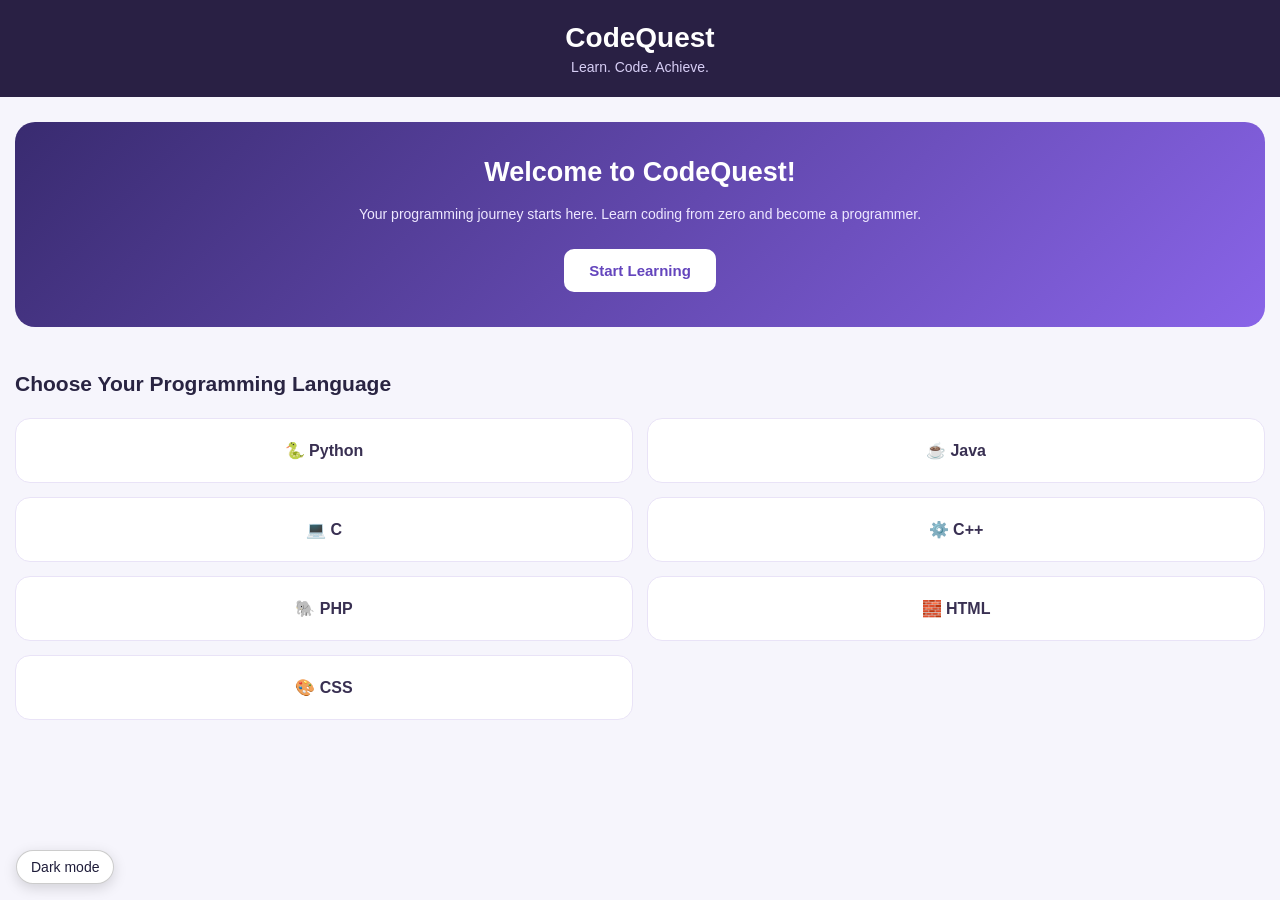
<file: index.html>
<!DOCTYPE html>
<html lang="en">

<head>
    <meta charset="UTF-8">

        <meta name="viewport"
                  content="width=device-width, initial-scale=1.0">

                      <title>CodeQuest - Learn Programming</title>

                          <link rel="stylesheet" href="css/style.css">
                          </head>

                          <body>

                              <header>
                                      <h2>CodeQuest</h2>
                                              <p>Learn. Code. Achieve.</p>
                                                  </header>

                                                      <main>

                                                              <section class="welcome">
                                                                          <h1>Welcome to CodeQuest!</h1>

                                                                                      <p>
                                                                                                      Your programming journey starts here.
                                                                                                                      Learn coding from zero and become a programmer.
                                                                                                                                  </p>

                                                                                                                                              <button id="startButton">
                                                                                                                                                              Start Learning
                                                                                                                                                                          </button>
                                                                                                                                                                                  </section>

                                                                                                                                                                                          <section class="languages">

                                                                                                                                                                                                      <h2>Choose Your Programming Language</h2>

                                                                                                                                                                                                                  <div class="language-grid">

                                                                                                                                                                                                                                  <button class="language-card">🐍 Python</button>
                                                                                                                                                                                                                                                  <button class="language-card">☕ Java</button>
                                                                                                                                                                                                                                                                  <button class="language-card">💻 C</button>
                                                                                                                                                                                                                                                                                  <button class="language-card">⚙️ C++</button>
                                                                                                                                                                                                                                                                                                  
                                                                                                                                                                                                                                                                                                                  <button class="language-card">🐘 PHP</button>
                                                                                                                                                                                                                                                                                                                                  <button class="language-card">🧱 HTML</button>
                                                                                                                                                                                                                                                                                                                                                  <button class="language-card">🎨 CSS</button>

                                                                                                                                                                                                                                                                                                                                                              </div>

                                                                                                                                                                                                                                                                                                                                                                      </section>

                                                                                                                                                                                                                                                                                                                                                                      <!-- PYTHON COURSE PAGE -->

                                                                                                                                                                                                                                                                                                                                                                      <section id="coursePage" class="course-page" hidden>

                                                                                                                                                                                                                                                                                                                                                                          <button id="backButton" class="back-button">
                                                                                                                                                                                                                                                                                                                                                                                  ← Back to Languages
                                                                                                                                                                                                                                                                                                                                                                                      </button>

                                                                                                                                                                                                                                                                                                                                                                                          <div class="course-hero">
                                                                                                                                                                                                                                                                                                                                                                                                  <span class="course-emoji">🐍</span>

                                                                                                                                                                                                                                                                                                                                                                                                          <h1>Master Python</h1>

                                                                                                                                                                                                                                                                                                                                                                                                                  <p>
                                                                                                                                                                                                                                                                                                                                                                                                                              Learn Python from absolute basics
                                                                                                                                                                                                                                                                                                                                                                                                                                          to advanced programming.
                                                                                                                                                                                                                                                                                                                                                                                                                                                  </p>

                                                                                                                                                                                                                                                                                                                                                                                                                                                          <div class="course-info">
                                                                                                                                                                                                                                                                                                                                                                                                                                                                      <span>📚 3 Levels</span>
                                                                                                                                                                                                                                                                                                                                                                                                                                                                                  <span>🎯 Quizzes</span>
                                                                                                                                                                                                                                                                                                                                                                                                                                                                                              <span>🏆 Exams</span>
                                                                                                                                                                                                                                                                                                                                                                                                                                                                                                      </div>
                                                                                                                                                                                                                                                                                                                                                                                                                                                                                                          </div>

                                                                                                                                                                                                                                                                                                                                                                                                                                                                                                              <div class="course-progress">
                                                                                                                                                                                                                                                                                                                                                                                                                                                                                                                      <h2>Your Python Progress</h2>

                                                                                                                                                                                                                                                                                                                                                                                                                                                                                                                              <div class="progress-track">
                                                                                                                                                                                                                                                                                                                                                                                                                                                                                                                                          <div id="pythonProgressBar"
                                                                                                                                                                                                                                                                                                                                                                                                                                                                                                                                                           class="progress-fill"></div>
                                                                                                                                                                                                                                                                                                                                                                                                                                                                                                                                                                   </div>

                                                                                                                                                                                                                                                                                                                                                                                                                                                                                                                                                                           <p id="pythonProgressText">
                                                                                                                                                                                                                                                                                                                                                                                                                                                                                                                                                                                       0% completed
                                                                                                                                                                                                                                                                                                                                                                                                                                                                                                                                                                                               </p>
                                                                                                                                                                                                                                                                                                                                                                                                                                                                                                                                                                                                   </div>

                                                                                                                                                                                                                                                                                                                                                                                                                                                                                                                                                                                                       <div class="level-section">

                                                                                                                                                                                                                                                                                                                                                                                                                                                                                                                                                                                                               <h2>Choose Your Learning Level</h2>

                                                                                                                                                                                                                                                                                                                                                                                                                                                                                                                                                                                                                       <div class="level-grid">

                                                                                                                                                                                                                                                                                                                                                                                                                                                                                                                                                                                                                                   <button class="level-card active"
                                                                                                                                                                                                                                                                                                                                                                                                                                                                                                                                                                                                                                                       data-level="beginner">
                                                                                                                                                                                                                                                                                                                                                                                                                                                                                                                                                                                                                                                                       🌱
                                                                                                                                                                                                                                                                                                                                                                                                                                                                                                                                                                                                                                                                                       <strong>Beginner</strong>
                                                                                                                                                                                                                                                                                                                                                                                                                                                                                                                                                                                                                                                                                                       <small>Start from zero</small>
                                                                                                                                                                                                                                                                                                                                                                                                                                                                                                                                                                                                                                                                                                                   </button>

                                                                                                                                                                                                                                                                                                                                                                                                                                                                                                                                                                                                                                                                                                                               <button class="level-card"
                                                                                                                                                                                                                                                                                                                                                                                                                                                                                                                                                                                                                                                                                                                                                   data-level="intermediate">
                                                                                                                                                                                                                                                                                                                                                                                                                                                                                                                                                                                                                                                                                                                                                                   🌿
                                                                                                                                                                                                                                                                                                                                                                                                                                                                                                                                                                                                                                                                                                                                                                                   <strong>Intermediate</strong>
                                                                                                                                                                                                                                                                                                                                                                                                                                                                                                                                                                                                                                                                                                                                                                                                   <small>Improve your skills</small>
                                                                                                                                                                                                                                                                                                                                                                                                                                                                                                                                                                                                                                                                                                                                                                                                               </button>

                                                                                                                                                                                                                                                                                                                                                                                                                                                                                                                                                                                                                                                                                                                                                                                                                           <button class="level-card"
                                                                                                                                                                                                                                                                                                                                                                                                                                                                                                                                                                                                                                                                                                                                                                                                                                               data-level="advanced">
                                                                                                                                                                                                                                                                                                                                                                                                                                                                                                                                                                                                                                                                                                                                                                                                                                                               🚀
                                                                                                                                                                                                                                                                                                                                                                                                                                                                                                                                                                                                                                                                                                                                                                                                                                                                               <strong>Advanced</strong>
                                                                                                                                                                                                                                                                                                                                                                                                                                                                                                                                                                                                                                                                                                                                                                                                                                                                                               <small>Master Python</small>
                                                                                                                                                                                                                                                                                                                                                                                                                                                                                                                                                                                                                                                                                                                                                                                                                                                                                                           </button>

                                                                                                                                                                                                                                                                                                                                                                                                                                                                                                                                                                                                                                                                                                                                                                                                                                                                                                                   </div>

                                                                                                                                                                                                                                                                                                                                                                                                                                                                                                                                                                                                                                                                                                                                                                                                                                                                                                                       </div>

                                                                                                                                                                                                                                                                                                                                                                                                                                                                                                                                                                                                                                                                                                                                                                                                                                                                                                                           <div class="chapter-section">

                                                                                                                                                                                                                                                                                                                                                                                                                                                                                                                                                                                                                                                                                                                                                                                                                                                                                                                                   <h2 id="levelTitle">Beginner Chapters</h2>

                                                                                                                                                                                                                                                                                                                                                                                                                                                                                                                                                                                                                                                                                                                                                                                                                                                                                                                                           <p id="levelDescription">
                                                                                                                                                                                                                                                                                                                                                                                                                                                                                                                                                                                                                                                                                                                                                                                                                                                                                                                                                       Learn Python step by step from the beginning.
                                                                                                                                                                                                                                                                                                                                                                                                                                                                                                                                                                                                                                                                                                                                                                                                                                                                                                                                                               </p>

                                                                                                                                                                                                                                                                                                                                                                                                                                                                                                                                                                                                                                                                                                                                                                                                                                                                                                                                                                       <div id="chapterList"></div>

                                                                                                                                                                                                                                                                                                                                                                                                                                                                                                                                                                                                                                                                                                                                                                                                                                                                                                                                                                           </div>

                                                                                                                                                                                                                                                                                                                                                                                                                                                                                                                                                                                                                                                                                                                                                                                                                                                                                                                                                                               <div id="lessonPreview" class="lesson-preview" hidden>

                                                                                                                                                                                                                                                                                                                                                                                                                                                                                                                                                                                                                                                                                                                                                                                                                                                                                                                                                                                       <h2 id="lessonTitle"></h2>

                                                                                                                                                                                                                                                                                                                                                                                                                                                                                                                                                                                                                                                                                                                                                                                                                                                                                                                                                                                               <div class="mode-buttons">

                                                                                                                                                                                                                                                                                                                                                                                                                                                                                                                                                                                                                                                                                                                                                                                                                                                                                                                                                                                                           <button id="quickMode" class="mode-button active">
                                                                                                                                                                                                                                                                                                                                                                                                                                                                                                                                                                                                                                                                                                                                                                                                                                                                                                                                                                                                                           ⚡ Quick Learn
                                                                                                                                                                                                                                                                                                                                                                                                                                                                                                                                                                                                                                                                                                                                                                                                                                                                                                                                                                                                                                       </button>

                                                                                                                                                                                                                                                                                                                                                                                                                                                                                                                                                                                                                                                                                                                                                                                                                                                                                                                                                                                                                                                   <button id="deepMode" class="mode-button">
                                                                                                                                                                                                                                                                                                                                                                                                                                                                                                                                                                                                                                                                                                                                                                                                                                                                                                                                                                                                                                                                   📖 Deep Learn
                                                                                                                                                                                                                                                                                                                                                                                                                                                                                                                                                                                                                                                                                                                                                                                                                                                                                                                                                                                                                                                                               </button>

                                                                                                                                                                                                                                                                                                                                                                                                                                                                                                                                                                                                                                                                                                                                                                                                                                                                                                                                                                                                                                                                                       </div>

                                                                                                                                                                                                                                                                                                                                                                                                                                                                                                                                                                                                                                                                                                                                                                                                                                                                                                                                                                                                                                                                                               <div id="lessonContent"></div>

                                                                                                                                                                                                                                                                                                                                                                                                                                                                                                                                                                                                                                                                                                                                                                                                                                                                                                                                                                                                                                                                                                       <button id="completeLesson" class="complete-button">
                                                                                                                                                                                                                                                                                                                                                                                                                                                                                                                                                                                                                                                                                                                                                                                                                                                                                                                                                                                                                                                                                                                   Mark Lesson as Completed ✓
                                                                                                                                                                                                                                                                                                                                                                                                                                                                                                                                                                                                                                                                                                                                                                                                                                                                                                                                                                                                                                                                                                                           </button>

                                                                                                                                                                                                                                                                                                                                                                                                                                                                                                                                                                                                                                                                                                                                                                                                                                                                                                                                                                                                                                                                                                                               </div>

                                                                                                                                                                                                                                                                                                                                                                                                                                                                                                                                                                                                                                                                                                                                                                                                                                                                                                                                                                                                                                                                                                                               </section>
                                                                                                                                                                                                                                                                                                                                                                                                                                                                                                                                                                                                                                                                                                                                                                                                                                                                                                                                                                                                                                                                                                                        
                                                                                                                                                                                                                                                                                                                                                                          </main>


                                                                                                                                                                                                                                                                                                                                                                          <!-- SMART GLOSSARY POPUP -->
                                                                                                                                                                                                                                                                                                                                                                          <div id="glossaryPopup" class="glossary-popup hidden">

                                                                                                                                                                                                                                                                                                                                                                              <div class="glossary-box">

                                                                                                                                                                                                                                                                                                                                                                                      <button id="closeGlossary" class="glossary-close">
                                                                                                                                                                                                                                                                                                                                                                                                  ✕
                                                                                                                                                                                                                                                                                                                                                                                                          </button>

                                                                                                                                                                                                                                                                                                                                                                                                                  <span class="glossary-label">CODEQUEST SMART GLOSSARY</span>

                                                                                                                                                                                                                                                                                                                                                                                                                          <h2 id="glossaryTerm">Technical Term</h2>

                                                                                                                                                                                                                                                                                                                                                                                                                                  <div class="glossary-section">
                                                                                                                                                                                                                                                                                                                                                                                                                                              <h3>💡 Simple Meaning</h3>
                                                                                                                                                                                                                                                                                                                                                                                                                                                          <p id="glossarySimple"></p>
                                                                                                                                                                                                                                                                                                                                                                                                                                                                  </div>

                                                                                                                                                                                                                                                                                                                                                                                                                                                                          <div class="glossary-section">
                                                                                                                                                                                                                                                                                                                                                                                                                                                                                      <h3>📘 Technical Definition</h3>
                                                                                                                                                                                                                                                                                                                                                                                                                                                                                                  <p id="glossaryTechnical"></p>
                                                                                                                                                                                                                                                                                                                                                                                                                                                                                                          </div>

                                                                                                                                                                                                                                                                                                                                                                                                                                                                                                                  <div class="glossary-section">
                                                                                                                                                                                                                                                                                                                                                                                                                                                                                                                              <h3>💻 Example</h3>
                                                                                                                                                                                                                                                                                                                                                                                                                                                                                                                                          <pre id="glossaryExample"></pre>
                                                                                                                                                                                                                                                                                                                                                                                                                                                                                                                                                  </div>

                                                                                                                                                                                                                                                                                                                                                                                                                                                                                                                                                          <div class="glossary-section">
                                                                                                                                                                                                                                                                                                                                                                                                                                                                                                                                                                      <h3>🎯 Where Is It Used?</h3>
                                                                                                                                                                                                                                                                                                                                                                                                                                                                                                                                                                                  <p id="glossaryUsed"></p>
                                                                                                                                                                                                                                                                                                                                                                                                                                                                                                                                                                                          </div>

                                                                                                                                                                                                                                                                                                                                                                                                                                                                                                                                                                                              </div>
                                                                                                                                                                                                                                                                                                                                                                                                                                                                                                                                                                                              </div>
                                                                                                                                                                                                                                                                                                                                                                                                                                                                                                                                                                                              

                                                                                                                                                                                                                                                                                                                                                                              <script src="js/glossary.js"></script>
                                                                                                                                                                                                                                                                                                                                                                              <script src="js/app.js"></script>

                                                                                                                                                                                                                                                                                                                                                                              </body>
                                                                                                                                                                                                                                                                                                                                                                              </html>
</file>
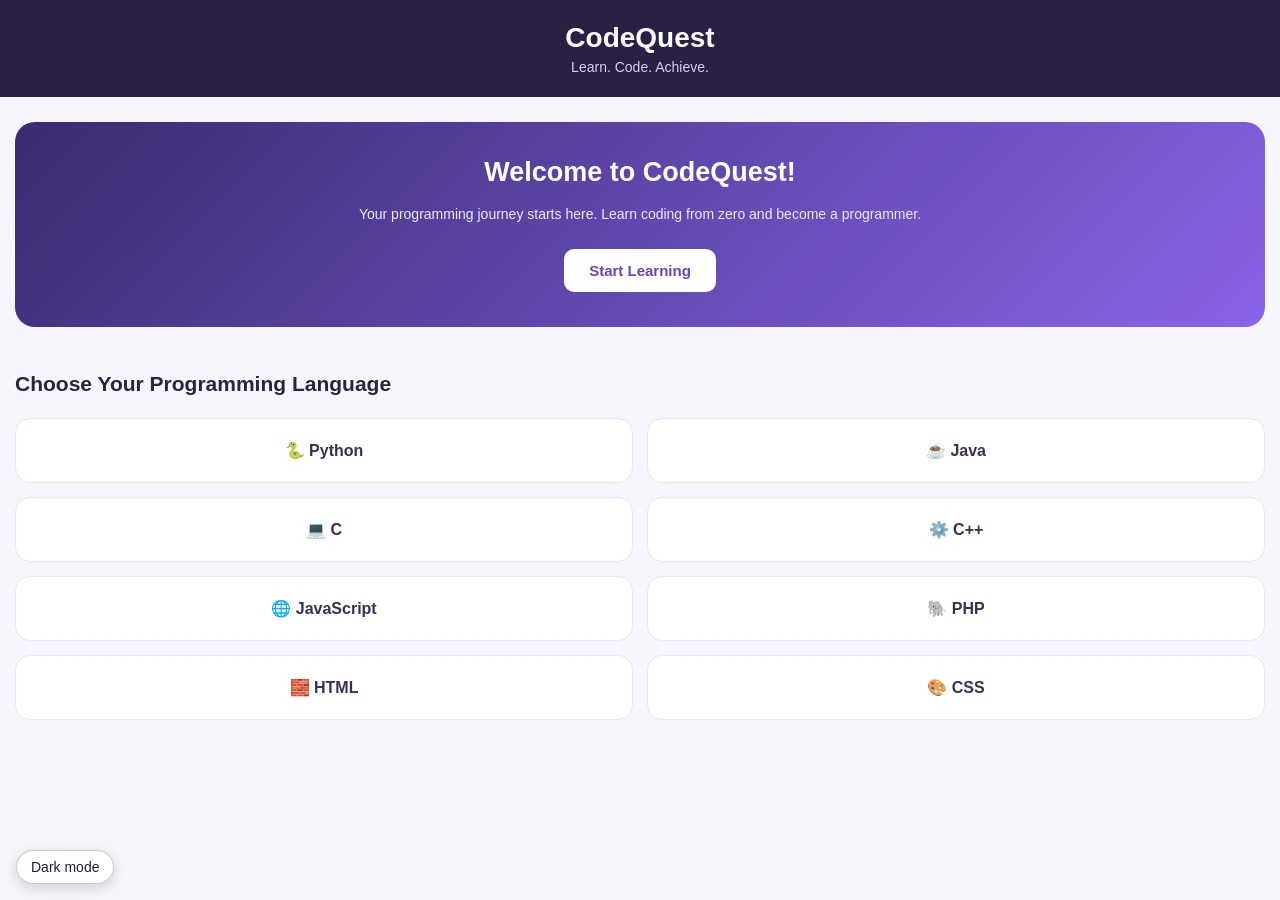
<file: index copy.html>
<!DOCTYPE html>
<html lang="en">

<head>
    <meta charset="UTF-8">

        <meta name="viewport"
                  content="width=device-width, initial-scale=1.0">

                      <title>CodeQuest - Learn Programming</title>

                          <link rel="stylesheet" href="css/style.css">
                          </head>

                          <body>

                              <header>
                                      <h2>CodeQuest</h2>
                                              <p>Learn. Code. Achieve.</p>
                                                  </header>

                                                      <main>

                                                              <section class="welcome">
                                                                          <h1>Welcome to CodeQuest!</h1>

                                                                                      <p>
                                                                                                      Your programming journey starts here.
                                                                                                                      Learn coding from zero and become a programmer.
                                                                                                                                  </p>

                                                                                                                                              <button id="startButton">
                                                                                                                                                              Start Learning
                                                                                                                                                                          </button>
                                                                                                                                                                                  </section>

                                                                                                                                                                                          <section class="languages">

                                                                                                                                                                                                      <h2>Choose Your Programming Language</h2>

                                                                                                                                                                                                                  <div class="language-grid">

                                                                                                                                                                                                                                  <button class="language-card">🐍 Python</button>
                                                                                                                                                                                                                                                  <button class="language-card">☕ Java</button>
                                                                                                                                                                                                                                                                  <button class="language-card">💻 C</button>
                                                                                                                                                                                                                                                                                  <button class="language-card">⚙️ C++</button>
                                                                                                                                                                                                                                                                                                  <button class="language-card">🌐 JavaScript</button>
                                                                                                                                                                                                                                                                                                                  <button class="language-card">🐘 PHP</button>
                                                                                                                                                                                                                                                                                                                                  <button class="language-card">🧱 HTML</button>
                                                                                                                                                                                                                                                                                                                                                  <button class="language-card">🎨 CSS</button>

                                                                                                                                                                                                                                                                                                                                                              </div>

                                                                                                                                                                                                                                                                                                                                                                      </section>

                                                                                                                                                                                                                                                                                                                                                                      <!-- PYTHON COURSE PAGE -->

                                                                                                                                                                                                                                                                                                                                                                      <section id="coursePage" class="course-page" hidden>

                                                                                                                                                                                                                                                                                                                                                                          <button id="backButton" class="back-button">
                                                                                                                                                                                                                                                                                                                                                                                  ← Back to Languages
                                                                                                                                                                                                                                                                                                                                                                                      </button>

                                                                                                                                                                                                                                                                                                                                                                                          <div class="course-hero">
                                                                                                                                                                                                                                                                                                                                                                                                  <span class="course-emoji">🐍</span>

                                                                                                                                                                                                                                                                                                                                                                                                          <h1>Master Python</h1>

                                                                                                                                                                                                                                                                                                                                                                                                                  <p>
                                                                                                                                                                                                                                                                                                                                                                                                                              Learn Python from absolute basics
                                                                                                                                                                                                                                                                                                                                                                                                                                          to advanced programming.
                                                                                                                                                                                                                                                                                                                                                                                                                                                  </p>

                                                                                                                                                                                                                                                                                                                                                                                                                                                          <div class="course-info">
                                                                                                                                                                                                                                                                                                                                                                                                                                                                      <span>📚 3 Levels</span>
                                                                                                                                                                                                                                                                                                                                                                                                                                                                                  <span>🎯 Quizzes</span>
                                                                                                                                                                                                                                                                                                                                                                                                                                                                                              <span>🏆 Exams</span>
                                                                                                                                                                                                                                                                                                                                                                                                                                                                                                      </div>
                                                                                                                                                                                                                                                                                                                                                                                                                                                                                                          </div>

                                                                                                                                                                                                                                                                                                                                                                                                                                                                                                              <div class="course-progress">
                                                                                                                                                                                                                                                                                                                                                                                                                                                                                                                      <h2>Your Python Progress</h2>

                                                                                                                                                                                                                                                                                                                                                                                                                                                                                                                              <div class="progress-track">
                                                                                                                                                                                                                                                                                                                                                                                                                                                                                                                                          <div id="pythonProgressBar"
                                                                                                                                                                                                                                                                                                                                                                                                                                                                                                                                                           class="progress-fill"></div>
                                                                                                                                                                                                                                                                                                                                                                                                                                                                                                                                                                   </div>

                                                                                                                                                                                                                                                                                                                                                                                                                                                                                                                                                                           <p id="pythonProgressText">
                                                                                                                                                                                                                                                                                                                                                                                                                                                                                                                                                                                       0% completed
                                                                                                                                                                                                                                                                                                                                                                                                                                                                                                                                                                                               </p>
                                                                                                                                                                                                                                                                                                                                                                                                                                                                                                                                                                                                   </div>

                                                                                                                                                                                                                                                                                                                                                                                                                                                                                                                                                                                                       <div class="level-section">

                                                                                                                                                                                                                                                                                                                                                                                                                                                                                                                                                                                                               <h2>Choose Your Learning Level</h2>

                                                                                                                                                                                                                                                                                                                                                                                                                                                                                                                                                                                                                       <div class="level-grid">

                                                                                                                                                                                                                                                                                                                                                                                                                                                                                                                                                                                                                                   <button class="level-card active"
                                                                                                                                                                                                                                                                                                                                                                                                                                                                                                                                                                                                                                                       data-level="beginner">
                                                                                                                                                                                                                                                                                                                                                                                                                                                                                                                                                                                                                                                                       🌱
                                                                                                                                                                                                                                                                                                                                                                                                                                                                                                                                                                                                                                                                                       <strong>Beginner</strong>
                                                                                                                                                                                                                                                                                                                                                                                                                                                                                                                                                                                                                                                                                                       <small>Start from zero</small>
                                                                                                                                                                                                                                                                                                                                                                                                                                                                                                                                                                                                                                                                                                                   </button>

                                                                                                                                                                                                                                                                                                                                                                                                                                                                                                                                                                                                                                                                                                                               <button class="level-card"
                                                                                                                                                                                                                                                                                                                                                                                                                                                                                                                                                                                                                                                                                                                                                   data-level="intermediate">
                                                                                                                                                                                                                                                                                                                                                                                                                                                                                                                                                                                                                                                                                                                                                                   🌿
                                                                                                                                                                                                                                                                                                                                                                                                                                                                                                                                                                                                                                                                                                                                                                                   <strong>Intermediate</strong>
                                                                                                                                                                                                                                                                                                                                                                                                                                                                                                                                                                                                                                                                                                                                                                                                   <small>Improve your skills</small>
                                                                                                                                                                                                                                                                                                                                                                                                                                                                                                                                                                                                                                                                                                                                                                                                               </button>

                                                                                                                                                                                                                                                                                                                                                                                                                                                                                                                                                                                                                                                                                                                                                                                                                           <button class="level-card"
                                                                                                                                                                                                                                                                                                                                                                                                                                                                                                                                                                                                                                                                                                                                                                                                                                               data-level="advanced">
                                                                                                                                                                                                                                                                                                                                                                                                                                                                                                                                                                                                                                                                                                                                                                                                                                                               🚀
                                                                                                                                                                                                                                                                                                                                                                                                                                                                                                                                                                                                                                                                                                                                                                                                                                                                               <strong>Advanced</strong>
                                                                                                                                                                                                                                                                                                                                                                                                                                                                                                                                                                                                                                                                                                                                                                                                                                                                                               <small>Master Python</small>
                                                                                                                                                                                                                                                                                                                                                                                                                                                                                                                                                                                                                                                                                                                                                                                                                                                                                                           </button>

                                                                                                                                                                                                                                                                                                                                                                                                                                                                                                                                                                                                                                                                                                                                                                                                                                                                                                                   </div>

                                                                                                                                                                                                                                                                                                                                                                                                                                                                                                                                                                                                                                                                                                                                                                                                                                                                                                                       </div>

                                                                                                                                                                                                                                                                                                                                                                                                                                                                                                                                                                                                                                                                                                                                                                                                                                                                                                                           <div class="chapter-section">

                                                                                                                                                                                                                                                                                                                                                                                                                                                                                                                                                                                                                                                                                                                                                                                                                                                                                                                                   <h2 id="levelTitle">Beginner Chapters</h2>

                                                                                                                                                                                                                                                                                                                                                                                                                                                                                                                                                                                                                                                                                                                                                                                                                                                                                                                                           <p id="levelDescription">
                                                                                                                                                                                                                                                                                                                                                                                                                                                                                                                                                                                                                                                                                                                                                                                                                                                                                                                                                       Learn Python step by step from the beginning.
                                                                                                                                                                                                                                                                                                                                                                                                                                                                                                                                                                                                                                                                                                                                                                                                                                                                                                                                                               </p>

                                                                                                                                                                                                                                                                                                                                                                                                                                                                                                                                                                                                                                                                                                                                                                                                                                                                                                                                                                       <div id="chapterList"></div>

                                                                                                                                                                                                                                                                                                                                                                                                                                                                                                                                                                                                                                                                                                                                                                                                                                                                                                                                                                           </div>

                                                                                                                                                                                                                                                                                                                                                                                                                                                                                                                                                                                                                                                                                                                                                                                                                                                                                                                                                                               <div id="lessonPreview" class="lesson-preview" hidden>

                                                                                                                                                                                                                                                                                                                                                                                                                                                                                                                                                                                                                                                                                                                                                                                                                                                                                                                                                                                       <h2 id="lessonTitle"></h2>

                                                                                                                                                                                                                                                                                                                                                                                                                                                                                                                                                                                                                                                                                                                                                                                                                                                                                                                                                                                               <div class="mode-buttons">

                                                                                                                                                                                                                                                                                                                                                                                                                                                                                                                                                                                                                                                                                                                                                                                                                                                                                                                                                                                                           <button id="quickMode" class="mode-button active">
                                                                                                                                                                                                                                                                                                                                                                                                                                                                                                                                                                                                                                                                                                                                                                                                                                                                                                                                                                                                                           ⚡ Quick Learn
                                                                                                                                                                                                                                                                                                                                                                                                                                                                                                                                                                                                                                                                                                                                                                                                                                                                                                                                                                                                                                       </button>

                                                                                                                                                                                                                                                                                                                                                                                                                                                                                                                                                                                                                                                                                                                                                                                                                                                                                                                                                                                                                                                   <button id="deepMode" class="mode-button">
                                                                                                                                                                                                                                                                                                                                                                                                                                                                                                                                                                                                                                                                                                                                                                                                                                                                                                                                                                                                                                                                   📖 Deep Learn
                                                                                                                                                                                                                                                                                                                                                                                                                                                                                                                                                                                                                                                                                                                                                                                                                                                                                                                                                                                                                                                                               </button>

                                                                                                                                                                                                                                                                                                                                                                                                                                                                                                                                                                                                                                                                                                                                                                                                                                                                                                                                                                                                                                                                                       </div>

                                                                                                                                                                                                                                                                                                                                                                                                                                                                                                                                                                                                                                                                                                                                                                                                                                                                                                                                                                                                                                                                                               <div id="lessonContent"></div>

                                                                                                                                                                                                                                                                                                                                                                                                                                                                                                                                                                                                                                                                                                                                                                                                                                                                                                                                                                                                                                                                                                       <button id="completeLesson" class="complete-button">
                                                                                                                                                                                                                                                                                                                                                                                                                                                                                                                                                                                                                                                                                                                                                                                                                                                                                                                                                                                                                                                                                                                   Mark Lesson as Completed ✓
                                                                                                                                                                                                                                                                                                                                                                                                                                                                                                                                                                                                                                                                                                                                                                                                                                                                                                                                                                                                                                                                                                                           </button>

                                                                                                                                                                                                                                                                                                                                                                                                                                                                                                                                                                                                                                                                                                                                                                                                                                                                                                                                                                                                                                                                                                                               </div>

                                                                                                                                                                                                                                                                                                                                                                                                                                                                                                                                                                                                                                                                                                                                                                                                                                                                                                                                                                                                                                                                                                                               </section>
                                                                                                                                                                                                                                                                                                                                                                                                                                                                                                                                                                                                                                                                                                                                                                                                                                                                                                                                                                                                                                                                                                                        
                                                                                                                                                                                                                                                                                                                                                                          </main>


                                                                                                                                                                                                                                                                                                                                                                          <!-- SMART GLOSSARY POPUP -->
                                                                                                                                                                                                                                                                                                                                                                          <div id="glossaryPopup" class="glossary-popup hidden">

                                                                                                                                                                                                                                                                                                                                                                              <div class="glossary-box">

                                                                                                                                                                                                                                                                                                                                                                                      <button id="closeGlossary" class="glossary-close">
                                                                                                                                                                                                                                                                                                                                                                                                  ✕
                                                                                                                                                                                                                                                                                                                                                                                                          </button>

                                                                                                                                                                                                                                                                                                                                                                                                                  <span class="glossary-label">CODEQUEST SMART GLOSSARY</span>

                                                                                                                                                                                                                                                                                                                                                                                                                          <h2 id="glossaryTerm">Technical Term</h2>

                                                                                                                                                                                                                                                                                                                                                                                                                                  <div class="glossary-section">
                                                                                                                                                                                                                                                                                                                                                                                                                                              <h3>💡 Simple Meaning</h3>
                                                                                                                                                                                                                                                                                                                                                                                                                                                          <p id="glossarySimple"></p>
                                                                                                                                                                                                                                                                                                                                                                                                                                                                  </div>

                                                                                                                                                                                                                                                                                                                                                                                                                                                                          <div class="glossary-section">
                                                                                                                                                                                                                                                                                                                                                                                                                                                                                      <h3>📘 Technical Definition</h3>
                                                                                                                                                                                                                                                                                                                                                                                                                                                                                                  <p id="glossaryTechnical"></p>
                                                                                                                                                                                                                                                                                                                                                                                                                                                                                                          </div>

                                                                                                                                                                                                                                                                                                                                                                                                                                                                                                                  <div class="glossary-section">
                                                                                                                                                                                                                                                                                                                                                                                                                                                                                                                              <h3>💻 Example</h3>
                                                                                                                                                                                                                                                                                                                                                                                                                                                                                                                                          <pre id="glossaryExample"></pre>
                                                                                                                                                                                                                                                                                                                                                                                                                                                                                                                                                  </div>

                                                                                                                                                                                                                                                                                                                                                                                                                                                                                                                                                          <div class="glossary-section">
                                                                                                                                                                                                                                                                                                                                                                                                                                                                                                                                                                      <h3>🎯 Where Is It Used?</h3>
                                                                                                                                                                                                                                                                                                                                                                                                                                                                                                                                                                                  <p id="glossaryUsed"></p>
                                                                                                                                                                                                                                                                                                                                                                                                                                                                                                                                                                                          </div>

                                                                                                                                                                                                                                                                                                                                                                                                                                                                                                                                                                                              </div>
                                                                                                                                                                                                                                                                                                                                                                                                                                                                                                                                                                                              </div>
                                                                                                                                                                                                                                                                                                                                                                                                                                                                                                                                                                                              

                                                                                                                                                                                                                                                                                                                                                                              <script src="js/glossary.js"></script>
                                                                                                                                                                                                                                                                                                                                                                              <script src="js/app.js"></script>

                                                                                                                                                                                                                                                                                                                                                                              </body>
                                                                                                                                                                                                                                                                                                                                                                              </html>
</file>
<file: css/style.css>
/* GENERAL SETTINGS */

* {
    margin: 0;
        padding: 0;
            box-sizing: border-box;
            }

            body {
                font-family: Arial, sans-serif;
                    background: #f6f5fc;
                        color: #292442;
                        }

                        /* HEADER */

                        header {
                            background: #292044;
                                color: white;
                                    padding: 22px;
                                        text-align: center;
                                        }

                                        header h2 {
                                            font-size: 28px;
                                                margin-bottom: 5px;
                                                }

                                                header p {
                                                    color: #d7cef5;
                                                        font-size: 14px;
                                                        }

                                                        /* WELCOME SECTION */

                                                        .welcome {
                                                            margin: 25px 15px;
                                                                padding: 35px 22px;
                                                                    background: linear-gradient(
                                                                            135deg,
                                                                                    #392b70,
                                                                                            #8964e8
                                                                                                );
                                                                                                    color: white;
                                                                                                        border-radius: 20px;
                                                                                                            text-align: center;
                                                                                                            }

                                                                                                            .welcome h1 {
                                                                                                                font-size: 27px;
                                                                                                                    margin-bottom: 15px;
                                                                                                                    }

                                                                                                                    .welcome p {
                                                                                                                        font-size: 14px;
                                                                                                                            line-height: 1.7;
                                                                                                                                color: #eee8ff;
                                                                                                                                }

                                                                                                                                #startButton {
                                                                                                                                    background: white;
                                                                                                                                        color: #6445bd;
                                                                                                                                            border: none;
                                                                                                                                                padding: 13px 25px;
                                                                                                                                                    margin-top: 22px;
                                                                                                                                                        border-radius: 10px;
                                                                                                                                                            font-size: 15px;
                                                                                                                                                                font-weight: bold;
                                                                                                                                                                    cursor: pointer;
                                                                                                                                                                    }

                                                                                                                                                                    /* LANGUAGE SECTION */

                                                                                                                                                                    .languages {
                                                                                                                                                                        padding: 20px 15px;
                                                                                                                                                                        }

                                                                                                                                                                        .languages h2 {
                                                                                                                                                                            font-size: 21px;
                                                                                                                                                                                margin-bottom: 10px;
                                                                                                                                                                                }

                                                                                                                                                                                .language-grid {
                                                                                                                                                                                    display: grid;
                                                                                                                                                                                        grid-template-columns: repeat(2, 1fr);
                                                                                                                                                                                            gap: 14px;
                                                                                                                                                                                                margin-top: 22px;
                                                                                                                                                                                                }

                                                                                                                                                                                                /* LANGUAGE CARDS */

                                                                                                                                                                                                .language-card {
                                                                                                                                                                                                    background: white;
                                                                                                                                                                                                        border: 1px solid #e9e3f7;
                                                                                                                                                                                                            border-radius: 15px;
                                                                                                                                                                                                                padding: 22px 10px;
                                                                                                                                                                                                                    font-size: 16px;
                                                                                                                                                                                                                        font-weight: bold;
                                                                                                                                                                                                                            color: #393052;
                                                                                                                                                                                                                                cursor: pointer;
                                                                                                                                                                                                                                    transition: 0.2s;
                                                                                                                                                                                                                                    }

                                                                                                                                                                                                                                    .language-card:hover {
                                                                                                                                                                                                                                        background: #eee8ff;
                                                                                                                                                                                                                                            border-color: #8964e8;
                                                                                                                                                                                                                                                transform: translateY(-3px);
                                                                                                                                                                                                                                                }

                                                                                                                                                                                                                                                /* BUTTON INTERACTION */

                                                                                                                                                                                                                                                button {
                                                                                                                                                                                                                                                    -webkit-tap-highlight-color: transparent;
                                                                                                                                                                                                                                                    }

                                                                                                                                                                                                                                                    /* FOOTER SPACE */

                                                                                                                                                                                                                                                    main {
                                                                                                                                                                                                                                                        padding-bottom: 40px;
                                                                                                                                                                                                                                                        }

                                                                                                                                                                                                                                                        /* SMALL SCREEN SUPPORT */

                                                                                                                                                                                                                                                        @media (max-width: 350px) {

                                                                                                                                                                                                                                                            .welcome h1 {
                                                                                                                                                                                                                                                                    font-size: 23px;
                                                                                                                                                                                                                                                                        }

                                                                                                                                                                                                                                                                            .language-card {
                                                                                                                                                                                                                                                                                    font-size: 14px;
                                                                                                                                                                                                                                                                                            padding: 18px 5px;
                                                                                                                                                                                                                                                                                                }

                                                                                                                                                                                                                                                                                                }
                                                                                                                                                                                                                                                                                                
                                                                                                                                                                                                                                                                                                /* =================================
                                                                                                                                                                                                                                                                                                   PYTHON COURSE DASHBOARD
                                                                                                                                                                                                                                                                                                   ================================= */

                                                                                                                                                                                                                                                                                                   .course-page {
                                                                                                                                                                                                                                                                                                       padding: 20px 15px 45px;
                                                                                                                                                                                                                                                                                                           max-width: 850px;
                                                                                                                                                                                                                                                                                                               margin: auto;
                                                                                                                                                                                                                                                                                                               }

                                                                                                                                                                                                                                                                                                               .back-button {
                                                                                                                                                                                                                                                                                                                   background: #eee9ff;
                                                                                                                                                                                                                                                                                                                       color: #6445bd;
                                                                                                                                                                                                                                                                                                                           border: none;
                                                                                                                                                                                                                                                                                                                               padding: 12px 18px;
                                                                                                                                                                                                                                                                                                                                   border-radius: 10px;
                                                                                                                                                                                                                                                                                                                                       font-weight: bold;
                                                                                                                                                                                                                                                                                                                                           margin-bottom: 22px;
                                                                                                                                                                                                                                                                                                                                               cursor: pointer;
                                                                                                                                                                                                                                                                                                                                               }

                                                                                                                                                                                                                                                                                                                                               /* COURSE HERO */

                                                                                                                                                                                                                                                                                                                                               .course-hero {
                                                                                                                                                                                                                                                                                                                                                   background: linear-gradient(135deg, #30265e, #8964e8);
                                                                                                                                                                                                                                                                                                                                                       color: white;
                                                                                                                                                                                                                                                                                                                                                           padding: 30px 20px;
                                                                                                                                                                                                                                                                                                                                                               border-radius: 20px;
                                                                                                                                                                                                                                                                                                                                                                   text-align: center;
                                                                                                                                                                                                                                                                                                                                                                   }

                                                                                                                                                                                                                                                                                                                                                                   .course-emoji {
                                                                                                                                                                                                                                                                                                                                                                       font-size: 55px;
                                                                                                                                                                                                                                                                                                                                                                       }

                                                                                                                                                                                                                                                                                                                                                                       .course-hero h1 {
                                                                                                                                                                                                                                                                                                                                                                           font-size: 30px;
                                                                                                                                                                                                                                                                                                                                                                               margin: 12px 0;
                                                                                                                                                                                                                                                                                                                                                                               }

                                                                                                                                                                                                                                                                                                                                                                               .course-hero p {
                                                                                                                                                                                                                                                                                                                                                                                   line-height: 1.6;
                                                                                                                                                                                                                                                                                                                                                                                       color: #eee8ff;
                                                                                                                                                                                                                                                                                                                                                                                       }

                                                                                                                                                                                                                                                                                                                                                                                       .course-info {
                                                                                                                                                                                                                                                                                                                                                                                           display: flex;
                                                                                                                                                                                                                                                                                                                                                                                               justify-content: center;
                                                                                                                                                                                                                                                                                                                                                                                                   flex-wrap: wrap;
                                                                                                                                                                                                                                                                                                                                                                                                       gap: 10px;
                                                                                                                                                                                                                                                                                                                                                                                                           margin-top: 20px;
                                                                                                                                                                                                                                                                                                                                                                                                           }

                                                                                                                                                                                                                                                                                                                                                                                                           .course-info span {
                                                                                                                                                                                                                                                                                                                                                                                                               background: #ffffff25;
                                                                                                                                                                                                                                                                                                                                                                                                                   padding: 9px 12px;
                                                                                                                                                                                                                                                                                                                                                                                                                       border-radius: 20px;
                                                                                                                                                                                                                                                                                                                                                                                                                           font-size: 12px;
                                                                                                                                                                                                                                                                                                                                                                                                                           }

                                                                                                                                                                                                                                                                                                                                                                                                                           /* PROGRESS */

                                                                                                                                                                                                                                                                                                                                                                                                                           .course-progress {
                                                                                                                                                                                                                                                                                                                                                                                                                               background: white;
                                                                                                                                                                                                                                                                                                                                                                                                                                   padding: 20px;
                                                                                                                                                                                                                                                                                                                                                                                                                                       margin-top: 22px;
                                                                                                                                                                                                                                                                                                                                                                                                                                           border-radius: 15px;
                                                                                                                                                                                                                                                                                                                                                                                                                                           }

                                                                                                                                                                                                                                                                                                                                                                                                                                           .course-progress h2,
                                                                                                                                                                                                                                                                                                                                                                                                                                           .level-section h2,
                                                                                                                                                                                                                                                                                                                                                                                                                                           .chapter-section h2 {
                                                                                                                                                                                                                                                                                                                                                                                                                                               font-size: 20px;
                                                                                                                                                                                                                                                                                                                                                                                                                                                   margin-bottom: 15px;
                                                                                                                                                                                                                                                                                                                                                                                                                                                   }

                                                                                                                                                                                                                                                                                                                                                                                                                                                   .progress-track {
                                                                                                                                                                                                                                                                                                                                                                                                                                                       width: 100%;
                                                                                                                                                                                                                                                                                                                                                                                                                                                           height: 11px;
                                                                                                                                                                                                                                                                                                                                                                                                                                                               background: #e9e5f3;
                                                                                                                                                                                                                                                                                                                                                                                                                                                                   border-radius: 20px;
                                                                                                                                                                                                                                                                                                                                                                                                                                                                       overflow: hidden;
                                                                                                                                                                                                                                                                                                                                                                                                                                                                       }

                                                                                                                                                                                                                                                                                                                                                                                                                                                                       .progress-fill {
                                                                                                                                                                                                                                                                                                                                                                                                                                                                           width: 0%;
                                                                                                                                                                                                                                                                                                                                                                                                                                                                               height: 100%;
                                                                                                                                                                                                                                                                                                                                                                                                                                                                                   background: #8060e8;
                                                                                                                                                                                                                                                                                                                                                                                                                                                                                       transition: width 0.3s;
                                                                                                                                                                                                                                                                                                                                                                                                                                                                                       }

                                                                                                                                                                                                                                                                                                                                                                                                                                                                                       #pythonProgressText {
                                                                                                                                                                                                                                                                                                                                                                                                                                                                                           margin-top: 9px;
                                                                                                                                                                                                                                                                                                                                                                                                                                                                                               color: #777;
                                                                                                                                                                                                                                                                                                                                                                                                                                                                                                   font-size: 13px;
                                                                                                                                                                                                                                                                                                                                                                                                                                                                                                   }

                                                                                                                                                                                                                                                                                                                                                                                                                                                                                                   /* LEARNING LEVELS */

                                                                                                                                                                                                                                                                                                                                                                                                                                                                                                   .level-section {
                                                                                                                                                                                                                                                                                                                                                                                                                                                                                                       margin-top: 28px;
                                                                                                                                                                                                                                                                                                                                                                                                                                                                                                       }

                                                                                                                                                                                                                                                                                                                                                                                                                                                                                                       .level-grid {
                                                                                                                                                                                                                                                                                                                                                                                                                                                                                                           display: grid;
                                                                                                                                                                                                                                                                                                                                                                                                                                                                                                               grid-template-columns: repeat(3, 1fr);
                                                                                                                                                                                                                                                                                                                                                                                                                                                                                                                   gap: 10px;
                                                                                                                                                                                                                                                                                                                                                                                                                                                                                                                   }

                                                                                                                                                                                                                                                                                                                                                                                                                                                                                                                   .level-card {
                                                                                                                                                                                                                                                                                                                                                                                                                                                                                                                       display: flex;
                                                                                                                                                                                                                                                                                                                                                                                                                                                                                                                           flex-direction: column;
                                                                                                                                                                                                                                                                                                                                                                                                                                                                                                                               align-items: center;
                                                                                                                                                                                                                                                                                                                                                                                                                                                                                                                                   gap: 8px;
                                                                                                                                                                                                                                                                                                                                                                                                                                                                                                                                       padding: 17px 7px;
                                                                                                                                                                                                                                                                                                                                                                                                                                                                                                                                           background: white;
                                                                                                                                                                                                                                                                                                                                                                                                                                                                                                                                               border: 2px solid #e9e3f7;
                                                                                                                                                                                                                                                                                                                                                                                                                                                                                                                                                   border-radius: 13px;
                                                                                                                                                                                                                                                                                                                                                                                                                                                                                                                                                       color: #393052;
                                                                                                                                                                                                                                                                                                                                                                                                                                                                                                                                                           cursor: pointer;
                                                                                                                                                                                                                                                                                                                                                                                                                                                                                                                                                               font-size: 23px;
                                                                                                                                                                                                                                                                                                                                                                                                                                                                                                                                                               }

                                                                                                                                                                                                                                                                                                                                                                                                                                                                                                                                                               .level-card strong {
                                                                                                                                                                                                                                                                                                                                                                                                                                                                                                                                                                   font-size: 13px;
                                                                                                                                                                                                                                                                                                                                                                                                                                                                                                                                                                   }

                                                                                                                                                                                                                                                                                                                                                                                                                                                                                                                                                                   .level-card small {
                                                                                                                                                                                                                                                                                                                                                                                                                                                                                                                                                                       font-size: 10px;
                                                                                                                                                                                                                                                                                                                                                                                                                                                                                                                                                                           color: #777;
                                                                                                                                                                                                                                                                                                                                                                                                                                                                                                                                                                           }

                                                                                                                                                                                                                                                                                                                                                                                                                                                                                                                                                                           .level-card.active {
                                                                                                                                                                                                                                                                                                                                                                                                                                                                                                                                                                               background: #eee9ff;
                                                                                                                                                                                                                                                                                                                                                                                                                                                                                                                                                                                   border-color: #8060e8;
                                                                                                                                                                                                                                                                                                                                                                                                                                                                                                                                                                                   }

                                                                                                                                                                                                                                                                                                                                                                                                                                                                                                                                                                                   /* CHAPTERS */

                                                                                                                                                                                                                                                                                                                                                                                                                                                                                                                                                                                   .chapter-section {
                                                                                                                                                                                                                                                                                                                                                                                                                                                                                                                                                                                       margin-top: 30px;
                                                                                                                                                                                                                                                                                                                                                                                                                                                                                                                                                                                       }

                                                                                                                                                                                                                                                                                                                                                                                                                                                                                                                                                                                       .chapter-section > p {
                                                                                                                                                                                                                                                                                                                                                                                                                                                                                                                                                                                           color: #777;
                                                                                                                                                                                                                                                                                                                                                                                                                                                                                                                                                                                               font-size: 13px;
                                                                                                                                                                                                                                                                                                                                                                                                                                                                                                                                                                                                   margin-bottom: 17px;
                                                                                                                                                                                                                                                                                                                                                                                                                                                                                                                                                                                                   }

                                                                                                                                                                                                                                                                                                                                                                                                                                                                                                                                                                                                   .chapter-card {
                                                                                                                                                                                                                                                                                                                                                                                                                                                                                                                                                                                                       display: flex;
                                                                                                                                                                                                                                                                                                                                                                                                                                                                                                                                                                                                           align-items: center;
                                                                                                                                                                                                                                                                                                                                                                                                                                                                                                                                                                                                               gap: 12px;
                                                                                                                                                                                                                                                                                                                                                                                                                                                                                                                                                                                                                   width: 100%;
                                                                                                                                                                                                                                                                                                                                                                                                                                                                                                                                                                                                                       background: white;
                                                                                                                                                                                                                                                                                                                                                                                                                                                                                                                                                                                                                           border: 1px solid #e9e3f7;
                                                                                                                                                                                                                                                                                                                                                                                                                                                                                                                                                                                                                               border-radius: 13px;
                                                                                                                                                                                                                                                                                                                                                                                                                                                                                                                                                                                                                                   padding: 17px 13px;
                                                                                                                                                                                                                                                                                                                                                                                                                                                                                                                                                                                                                                       margin-bottom: 12px;
                                                                                                                                                                                                                                                                                                                                                                                                                                                                                                                                                                                                                                           text-align: left;
                                                                                                                                                                                                                                                                                                                                                                                                                                                                                                                                                                                                                                               color: #393052;
                                                                                                                                                                                                                                                                                                                                                                                                                                                                                                                                                                                                                                                   cursor: pointer;
                                                                                                                                                                                                                                                                                                                                                                                                                                                                                                                                                                                                                                                   }

                                                                                                                                                                                                                                                                                                                                                                                                                                                                                                                                                                                                                                                   .chapter-number {
                                                                                                                                                                                                                                                                                                                                                                                                                                                                                                                                                                                                                                                       background: #eee9ff;
                                                                                                                                                                                                                                                                                                                                                                                                                                                                                                                                                                                                                                                           color: #6445bd;
                                                                                                                                                                                                                                                                                                                                                                                                                                                                                                                                                                                                                                                               min-width: 40px;
                                                                                                                                                                                                                                                                                                                                                                                                                                                                                                                                                                                                                                                                   height: 40px;
                                                                                                                                                                                                                                                                                                                                                                                                                                                                                                                                                                                                                                                                       border-radius: 10px;
                                                                                                                                                                                                                                                                                                                                                                                                                                                                                                                                                                                                                                                                           display: grid;
                                                                                                                                                                                                                                                                                                                                                                                                                                                                                                                                                                                                                                                                               place-items: center;
                                                                                                                                                                                                                                                                                                                                                                                                                                                                                                                                                                                                                                                                                   font-weight: bold;
                                                                                                                                                                                                                                                                                                                                                                                                                                                                                                                                                                                                                                                                                   }

                                                                                                                                                                                                                                                                                                                                                                                                                                                                                                                                                                                                                                                                                   .chapter-details {
                                                                                                                                                                                                                                                                                                                                                                                                                                                                                                                                                                                                                                                                                       flex: 1;
                                                                                                                                                                                                                                                                                                                                                                                                                                                                                                                                                                                                                                                                                       }

                                                                                                                                                                                                                                                                                                                                                                                                                                                                                                                                                                                                                                                                                       .chapter-details strong {
                                                                                                                                                                                                                                                                                                                                                                                                                                                                                                                                                                                                                                                                                           display: block;
                                                                                                                                                                                                                                                                                                                                                                                                                                                                                                                                                                                                                                                                                               font-size: 14px;
                                                                                                                                                                                                                                                                                                                                                                                                                                                                                                                                                                                                                                                                                               }

                                                                                                                                                                                                                                                                                                                                                                                                                                                                                                                                                                                                                                                                                               .chapter-details small {
                                                                                                                                                                                                                                                                                                                                                                                                                                                                                                                                                                                                                                                                                                   display: block;
                                                                                                                                                                                                                                                                                                                                                                                                                                                                                                                                                                                                                                                                                                       margin-top: 5px;
                                                                                                                                                                                                                                                                                                                                                                                                                                                                                                                                                                                                                                                                                                           color: #888;
                                                                                                                                                                                                                                                                                                                                                                                                                                                                                                                                                                                                                                                                                                               font-size: 11px;
                                                                                                                                                                                                                                                                                                                                                                                                                                                                                                                                                                                                                                                                                                               }

                                                                                                                                                                                                                                                                                                                                                                                                                                                                                                                                                                                                                                                                                                               .chapter-arrow {
                                                                                                                                                                                                                                                                                                                                                                                                                                                                                                                                                                                                                                                                                                                   color: #8060e8;
                                                                                                                                                                                                                                                                                                                                                                                                                                                                                                                                                                                                                                                                                                                       font-size: 20px;
                                                                                                                                                                                                                                                                                                                                                                                                                                                                                                                                                                                                                                                                                                                       }

                                                                                                                                                                                                                                                                                                                                                                                                                                                                                                                                                                                                                                                                                                                       /* LESSON PREVIEW */

                                                                                                                                                                                                                                                                                                                                                                                                                                                                                                                                                                                                                                                                                                                       .lesson-preview {
                                                                                                                                                                                                                                                                                                                                                                                                                                                                                                                                                                                                                                                                                                                           background: white;
                                                                                                                                                                                                                                                                                                                                                                                                                                                                                                                                                                                                                                                                                                                               margin-top: 25px;
                                                                                                                                                                                                                                                                                                                                                                                                                                                                                                                                                                                                                                                                                                                                   padding: 20px;
                                                                                                                                                                                                                                                                                                                                                                                                                                                                                                                                                                                                                                                                                                                                       border-radius: 16px;
                                                                                                                                                                                                                                                                                                                                                                                                                                                                                                                                                                                                                                                                                                                                           border: 1px solid #e9e3f7;
                                                                                                                                                                                                                                                                                                                                                                                                                                                                                                                                                                                                                                                                                                                                           }

                                                                                                                                                                                                                                                                                                                                                                                                                                                                                                                                                                                                                                                                                                                                           .lesson-preview h2 {
                                                                                                                                                                                                                                                                                                                                                                                                                                                                                                                                                                                                                                                                                                                                               margin-bottom: 18px;
                                                                                                                                                                                                                                                                                                                                                                                                                                                                                                                                                                                                                                                                                                                                               }

                                                                                                                                                                                                                                                                                                                                                                                                                                                                                                                                                                                                                                                                                                                                               .mode-buttons {
                                                                                                                                                                                                                                                                                                                                                                                                                                                                                                                                                                                                                                                                                                                                                   display: grid;
                                                                                                                                                                                                                                                                                                                                                                                                                                                                                                                                                                                                                                                                                                                                                       grid-template-columns: 1fr 1fr;
                                                                                                                                                                                                                                                                                                                                                                                                                                                                                                                                                                                                                                                                                                                                                           gap: 10px;
                                                                                                                                                                                                                                                                                                                                                                                                                                                                                                                                                                                                                                                                                                                                                               margin-bottom: 20px;
                                                                                                                                                                                                                                                                                                                                                                                                                                                                                                                                                                                                                                                                                                                                                               }

                                                                                                                                                                                                                                                                                                                                                                                                                                                                                                                                                                                                                                                                                                                                                               .mode-button {
                                                                                                                                                                                                                                                                                                                                                                                                                                                                                                                                                                                                                                                                                                                                                                   padding: 12px 5px;
                                                                                                                                                                                                                                                                                                                                                                                                                                                                                                                                                                                                                                                                                                                                                                       border-radius: 10px;
                                                                                                                                                                                                                                                                                                                                                                                                                                                                                                                                                                                                                                                                                                                                                                           border: 1px solid #ded5f5;
                                                                                                                                                                                                                                                                                                                                                                                                                                                                                                                                                                                                                                                                                                                                                                               background: #f7f5fc;
                                                                                                                                                                                                                                                                                                                                                                                                                                                                                                                                                                                                                                                                                                                                                                                   color: #51456f;
                                                                                                                                                                                                                                                                                                                                                                                                                                                                                                                                                                                                                                                                                                                                                                                       font-size: 12px;
                                                                                                                                                                                                                                                                                                                                                                                                                                                                                                                                                                                                                                                                                                                                                                                           cursor: pointer;
                                                                                                                                                                                                                                                                                                                                                                                                                                                                                                                                                                                                                                                                                                                                                                                           }

                                                                                                                                                                                                                                                                                                                                                                                                                                                                                                                                                                                                                                                                                                                                                                                           .mode-button.active {
                                                                                                                                                                                                                                                                                                                                                                                                                                                                                                                                                                                                                                                                                                                                                                                               background: #8060e8;
                                                                                                                                                                                                                                                                                                                                                                                                                                                                                                                                                                                                                                                                                                                                                                                                   color: white;
                                                                                                                                                                                                                                                                                                                                                                                                                                                                                                                                                                                                                                                                                                                                                                                                   }

                                                                                                                                                                                                                                                                                                                                                                                                                                                                                                                                                                                                                                                                                                                                                                                                   #lessonContent {
                                                                                                                                                                                                                                                                                                                                                                                                                                                                                                                                                                                                                                                                                                                                                                                                       font-size: 14px;
                                                                                                                                                                                                                                                                                                                                                                                                                                                                                                                                                                                                                                                                                                                                                                                                           line-height: 1.8;
                                                                                                                                                                                                                                                                                                                                                                                                                                                                                                                                                                                                                                                                                                                                                                                                           }

                                                                                                                                                                                                                                                                                                                                                                                                                                                                                                                                                                                                                                                                                                                                                                                                           #lessonContent h3 {
                                                                                                                                                                                                                                                                                                                                                                                                                                                                                                                                                                                                                                                                                                                                                                                                               margin: 18px 0 8px;
                                                                                                                                                                                                                                                                                                                                                                                                                                                                                                                                                                                                                                                                                                                                                                                                               }

                                                                                                                                                                                                                                                                                                                                                                                                                                                                                                                                                                                                                                                                                                                                                                                                               #lessonContent pre {
                                                                                                                                                                                                                                                                                                                                                                                                                                                                                                                                                                                                                                                                                                                                                                                                                   background: #292342;
                                                                                                                                                                                                                                                                                                                                                                                                                                                                                                                                                                                                                                                                                                                                                                                                                       color: #e9ddff;
                                                                                                                                                                                                                                                                                                                                                                                                                                                                                                                                                                                                                                                                                                                                                                                                                           padding: 15px;
                                                                                                                                                                                                                                                                                                                                                                                                                                                                                                                                                                                                                                                                                                                                                                                                                               border-radius: 10px;
                                                                                                                                                                                                                                                                                                                                                                                                                                                                                                                                                                                                                                                                                                                                                                                                                                   overflow-x: auto;
                                                                                                                                                                                                                                                                                                                                                                                                                                                                                                                                                                                                                                                                                                                                                                                                                                       font-size: 12px;
                                                                                                                                                                                                                                                                                                                                                                                                                                                                                                                                                                                                                                                                                                                                                                                                                                           margin: 12px 0;
                                                                                                                                                                                                                                                                                                                                                                                                                                                                                                                                                                                                                                                                                                                                                                                                                                           }

                                                                                                                                                                                                                                                                                                                                                                                                                                                                                                                                                                                                                                                                                                                                                                                                                                           .complete-button {
                                                                                                                                                                                                                                                                                                                                                                                                                                                                                                                                                                                                                                                                                                                                                                                                                                               width: 100%;
                                                                                                                                                                                                                                                                                                                                                                                                                                                                                                                                                                                                                                                                                                                                                                                                                                                   margin-top: 22px;
                                                                                                                                                                                                                                                                                                                                                                                                                                                                                                                                                                                                                                                                                                                                                                                                                                                       padding: 14px;
                                                                                                                                                                                                                                                                                                                                                                                                                                                                                                                                                                                                                                                                                                                                                                                                                                                           background: #6b4bc5;
                                                                                                                                                                                                                                                                                                                                                                                                                                                                                                                                                                                                                                                                                                                                                                                                                                                               color: white;
                                                                                                                                                                                                                                                                                                                                                                                                                                                                                                                                                                                                                                                                                                                                                                                                                                                                   border: none;
                                                                                                                                                                                                                                                                                                                                                                                                                                                                                                                                                                                                                                                                                                                                                                                                                                                                       border-radius: 10px;
                                                                                                                                                                                                                                                                                                                                                                                                                                                                                                                                                                                                                                                                                                                                                                                                                                                                           font-weight: bold;
                                                                                                                                                                                                                                                                                                                                                                                                                                                                                                                                                                                                                                                                                                                                                                                                                                                                               cursor: pointer;
                                                                                                                                                                                                                                                                                                                                                                                                                                                                                                                                                                                                                                                                                                                                                                                                                                                                               }

                                                                                                                                                                                                                                                                                                                                                                                                                                                                                                                                                                                                                                                                                                                                                                                                                                                                               /* MOBILE */

                                                                                                                                                                                                                                                                                                                                                                                                                                                                                                                                                                                                                                                                                                                                                                                                                                                                               @media (max-width: 360px) {

                                                                                                                                                                                                                                                                                                                                                                                                                                                                                                                                                                                                                                                                                                                                                                                                                                                                                   .level-grid {
                                                                                                                                                                                                                                                                                                                                                                                                                                                                                                                                                                                                                                                                                                                                                                                                                                                                                           grid-template-columns: 1fr;
                                                                                                                                                                                                                                                                                                                                                                                                                                                                                                                                                                                                                                                                                                                                                                                                                                                                                               }

                                                                                                                                                                                                                                                                                                                                                                                                                                                                                                                                                                                                                                                                                                                                                                                                                                                                                                   .course-hero h1 {
                                                                                                                                                                                                                                                                                                                                                                                                                                                                                                                                                                                                                                                                                                                                                                                                                                                                                                           font-size: 25px;
                                                                                                                                                                                                                                                                                                                                                                                                                                                                                                                                                                                                                                                                                                                                                                                                                                                                                                               }

                                                                                                                                                                                                                                                                                                                                                                                                                                                                                                                                                                                                                                                                                                                                                                                                                                                                                                               }
                                                                                                                                                                                                                                                                                                                                                                                                                                                                                                                                                                                                                                                                                                                                                                                                                                                                                                               
                                                                                                                                                                                                                                                                                                                                                                                                                                                                                                                                                                                                                                                                                                                                                                                                                                                                                                               /* ==================================
                                                                                                                                                                                                                                                                                                                                                                                                                                                                                                                                                                                                                                                                                                                                                                                                                                                                                                                  CODEQUEST SMART GLOSSARY
                                                                                                                                                                                                                                                                                                                                                                                                                                                                                                                                                                                                                                                                                                                                                                                                                                                                                                                  ================================== */

                                                                                                                                                                                                                                                                                                                                                                                                                                                                                                                                                                                                                                                                                                                                                                                                                                                                                                                  .glossary-popup {
                                                                                                                                                                                                                                                                                                                                                                                                                                                                                                                                                                                                                                                                                                                                                                                                                                                                                                                      position: fixed;
                                                                                                                                                                                                                                                                                                                                                                                                                                                                                                                                                                                                                                                                                                                                                                                                                                                                                                                          inset: 0;
                                                                                                                                                                                                                                                                                                                                                                                                                                                                                                                                                                                                                                                                                                                                                                                                                                                                                                                              background: rgba(20, 15, 40, 0.75);
                                                                                                                                                                                                                                                                                                                                                                                                                                                                                                                                                                                                                                                                                                                                                                                                                                                                                                                                  display: flex;
                                                                                                                                                                                                                                                                                                                                                                                                                                                                                                                                                                                                                                                                                                                                                                                                                                                                                                                                      align-items: center;
                                                                                                                                                                                                                                                                                                                                                                                                                                                                                                                                                                                                                                                                                                                                                                                                                                                                                                                                          justify-content: center;
                                                                                                                                                                                                                                                                                                                                                                                                                                                                                                                                                                                                                                                                                                                                                                                                                                                                                                                                              padding: 18px;
                                                                                                                                                                                                                                                                                                                                                                                                                                                                                                                                                                                                                                                                                                                                                                                                                                                                                                                                                  z-index: 9999;
                                                                                                                                                                                                                                                                                                                                                                                                                                                                                                                                                                                                                                                                                                                                                                                                                                                                                                                                                  }

                                                                                                                                                                                                                                                                                                                                                                                                                                                                                                                                                                                                                                                                                                                                                                                                                                                                                                                                                  .glossary-popup.hidden {
                                                                                                                                                                                                                                                                                                                                                                                                                                                                                                                                                                                                                                                                                                                                                                                                                                                                                                                                                      display: none;
                                                                                                                                                                                                                                                                                                                                                                                                                                                                                                                                                                                                                                                                                                                                                                                                                                                                                                                                                      }

                                                                                                                                                                                                                                                                                                                                                                                                                                                                                                                                                                                                                                                                                                                                                                                                                                                                                                                                                      .glossary-box {
                                                                                                                                                                                                                                                                                                                                                                                                                                                                                                                                                                                                                                                                                                                                                                                                                                                                                                                                                          background: white;
                                                                                                                                                                                                                                                                                                                                                                                                                                                                                                                                                                                                                                                                                                                                                                                                                                                                                                                                                              width: 100%;
                                                                                                                                                                                                                                                                                                                                                                                                                                                                                                                                                                                                                                                                                                                                                                                                                                                                                                                                                                  max-width: 500px;
                                                                                                                                                                                                                                                                                                                                                                                                                                                                                                                                                                                                                                                                                                                                                                                                                                                                                                                                                                      max-height: 85vh;
                                                                                                                                                                                                                                                                                                                                                                                                                                                                                                                                                                                                                                                                                                                                                                                                                                                                                                                                                                          overflow-y: auto;
                                                                                                                                                                                                                                                                                                                                                                                                                                                                                                                                                                                                                                                                                                                                                                                                                                                                                                                                                                              padding: 25px;
                                                                                                                                                                                                                                                                                                                                                                                                                                                                                                                                                                                                                                                                                                                                                                                                                                                                                                                                                                                  border-radius: 22px;
                                                                                                                                                                                                                                                                                                                                                                                                                                                                                                                                                                                                                                                                                                                                                                                                                                                                                                                                                                                      position: relative;
                                                                                                                                                                                                                                                                                                                                                                                                                                                                                                                                                                                                                                                                                                                                                                                                                                                                                                                                                                                          color: #29243b;
                                                                                                                                                                                                                                                                                                                                                                                                                                                                                                                                                                                                                                                                                                                                                                                                                                                                                                                                                                                          }

                                                                                                                                                                                                                                                                                                                                                                                                                                                                                                                                                                                                                                                                                                                                                                                                                                                                                                                                                                                          .glossary-close {
                                                                                                                                                                                                                                                                                                                                                                                                                                                                                                                                                                                                                                                                                                                                                                                                                                                                                                                                                                                              position: absolute;
                                                                                                                                                                                                                                                                                                                                                                                                                                                                                                                                                                                                                                                                                                                                                                                                                                                                                                                                                                                                  right: 15px;
                                                                                                                                                                                                                                                                                                                                                                                                                                                                                                                                                                                                                                                                                                                                                                                                                                                                                                                                                                                                      top: 15px;
                                                                                                                                                                                                                                                                                                                                                                                                                                                                                                                                                                                                                                                                                                                                                                                                                                                                                                                                                                                                          border: none;
                                                                                                                                                                                                                                                                                                                                                                                                                                                                                                                                                                                                                                                                                                                                                                                                                                                                                                                                                                                                              background: #eee9ff;
                                                                                                                                                                                                                                                                                                                                                                                                                                                                                                                                                                                                                                                                                                                                                                                                                                                                                                                                                                                                                  color: #6042b5;
                                                                                                                                                                                                                                                                                                                                                                                                                                                                                                                                                                                                                                                                                                                                                                                                                                                                                                                                                                                                                      border-radius: 50%;
                                                                                                                                                                                                                                                                                                                                                                                                                                                                                                                                                                                                                                                                                                                                                                                                                                                                                                                                                                                                                          width: 36px;
                                                                                                                                                                                                                                                                                                                                                                                                                                                                                                                                                                                                                                                                                                                                                                                                                                                                                                                                                                                                                              height: 36px;
                                                                                                                                                                                                                                                                                                                                                                                                                                                                                                                                                                                                                                                                                                                                                                                                                                                                                                                                                                                                                                  font-size: 18px;
                                                                                                                                                                                                                                                                                                                                                                                                                                                                                                                                                                                                                                                                                                                                                                                                                                                                                                                                                                                                                                  }

                                                                                                                                                                                                                                                                                                                                                                                                                                                                                                                                                                                                                                                                                                                                                                                                                                                                                                                                                                                                                                  .glossary-label {
                                                                                                                                                                                                                                                                                                                                                                                                                                                                                                                                                                                                                                                                                                                                                                                                                                                                                                                                                                                                                                      color: #7955c9;
                                                                                                                                                                                                                                                                                                                                                                                                                                                                                                                                                                                                                                                                                                                                                                                                                                                                                                                                                                                                                                          font-size: 11px;
                                                                                                                                                                                                                                                                                                                                                                                                                                                                                                                                                                                                                                                                                                                                                                                                                                                                                                                                                                                                                                              font-weight: bold;
                                                                                                                                                                                                                                                                                                                                                                                                                                                                                                                                                                                                                                                                                                                                                                                                                                                                                                                                                                                                                                                  letter-spacing: 1px;
                                                                                                                                                                                                                                                                                                                                                                                                                                                                                                                                                                                                                                                                                                                                                                                                                                                                                                                                                                                                                                                  }

                                                                                                                                                                                                                                                                                                                                                                                                                                                                                                                                                                                                                                                                                                                                                                                                                                                                                                                                                                                                                                                  .glossary-box h2 {
                                                                                                                                                                                                                                                                                                                                                                                                                                                                                                                                                                                                                                                                                                                                                                                                                                                                                                                                                                                                                                                      margin-top: 15px;
                                                                                                                                                                                                                                                                                                                                                                                                                                                                                                                                                                                                                                                                                                                                                                                                                                                                                                                                                                                                                                                          color: #5535a5;
                                                                                                                                                                                                                                                                                                                                                                                                                                                                                                                                                                                                                                                                                                                                                                                                                                                                                                                                                                                                                                                          }

                                                                                                                                                                                                                                                                                                                                                                                                                                                                                                                                                                                                                                                                                                                                                                                                                                                                                                                                                                                                                                                          .glossary-section {
                                                                                                                                                                                                                                                                                                                                                                                                                                                                                                                                                                                                                                                                                                                                                                                                                                                                                                                                                                                                                                                              background: #f7f5ff;
                                                                                                                                                                                                                                                                                                                                                                                                                                                                                                                                                                                                                                                                                                                                                                                                                                                                                                                                                                                                                                                                  padding: 14px;
                                                                                                                                                                                                                                                                                                                                                                                                                                                                                                                                                                                                                                                                                                                                                                                                                                                                                                                                                                                                                                                                      border-radius: 12px;
                                                                                                                                                                                                                                                                                                                                                                                                                                                                                                                                                                                                                                                                                                                                                                                                                                                                                                                                                                                                                                                                          margin-top: 14px;
                                                                                                                                                                                                                                                                                                                                                                                                                                                                                                                                                                                                                                                                                                                                                                                                                                                                                                                                                                                                                                                                          }

                                                                                                                                                                                                                                                                                                                                                                                                                                                                                                                                                                                                                                                                                                                                                                                                                                                                                                                                                                                                                                                                          .glossary-section h3 {
                                                                                                                                                                                                                                                                                                                                                                                                                                                                                                                                                                                                                                                                                                                                                                                                                                                                                                                                                                                                                                                                              font-size: 15px;
                                                                                                                                                                                                                                                                                                                                                                                                                                                                                                                                                                                                                                                                                                                                                                                                                                                                                                                                                                                                                                                                                  margin-top: 0;
                                                                                                                                                                                                                                                                                                                                                                                                                                                                                                                                                                                                                                                                                                                                                                                                                                                                                                                                                                                                                                                                                  }

                                                                                                                                                                                                                                                                                                                                                                                                                                                                                                                                                                                                                                                                                                                                                                                                                                                                                                                                                                                                                                                                                  .glossary-section p {
                                                                                                                                                                                                                                                                                                                                                                                                                                                                                                                                                                                                                                                                                                                                                                                                                                                                                                                                                                                                                                                                                      line-height: 1.6;
                                                                                                                                                                                                                                                                                                                                                                                                                                                                                                                                                                                                                                                                                                                                                                                                                                                                                                                                                                                                                                                                                          margin-bottom: 0;
                                                                                                                                                                                                                                                                                                                                                                                                                                                                                                                                                                                                                                                                                                                                                                                                                                                                                                                                                                                                                                                                                          }

                                                                                                                                                                                                                                                                                                                                                                                                                                                                                                                                                                                                                                                                                                                                                                                                                                                                                                                                                                                                                                                                                          .glossary-section pre {
                                                                                                                                                                                                                                                                                                                                                                                                                                                                                                                                                                                                                                                                                                                                                                                                                                                                                                                                                                                                                                                                                              white-space: pre-wrap;
                                                                                                                                                                                                                                                                                                                                                                                                                                                                                                                                                                                                                                                                                                                                                                                                                                                                                                                                                                                                                                                                                                  overflow-wrap: anywhere;
                                                                                                                                                                                                                                                                                                                                                                                                                                                                                                                                                                                                                                                                                                                                                                                                                                                                                                                                                                                                                                                                                                      background: #29243b;
                                                                                                                                                                                                                                                                                                                                                                                                                                                                                                                                                                                                                                                                                                                                                                                                                                                                                                                                                                                                                                                                                                          color: white;
                                                                                                                                                                                                                                                                                                                                                                                                                                                                                                                                                                                                                                                                                                                                                                                                                                                                                                                                                                                                                                                                                                              padding: 12px;
                                                                                                                                                                                                                                                                                                                                                                                                                                                                                                                                                                                                                                                                                                                                                                                                                                                                                                                                                                                                                                                                                                                  border-radius: 9px;
                                                                                                                                                                                                                                                                                                                                                                                                                                                                                                                                                                                                                                                                                                                                                                                                                                                                                                                                                                                                                                                                                                                  }
                                                                                                                                                                                                                                                                                                                                                                                                                                                                                                                                                                                                                                                                                                                                                                                                                                                                                                                                                                                                                                                                                                                  
                                                                                                                                                                                                                                                                                                                                                                                                                                                                                                                                                                                                                                                                                                                                                                                                                                                                                                                                                                                                                                                                                                                  /* Clickable technical terms */

                                                                                                                                                                                                                                                                                                                                                                                                                                                                                                                                                                                                                                                                                                                                                                                                                                                                                                                                                                                                                                                                                                                  .glossary-term {
                                                                                                                                                                                                                                                                                                                                                                                                                                                                                                                                                                                                                                                                                                                                                                                                                                                                                                                                                                                                                                                                                                                      display: inline;
                                                                                                                                                                                                                                                                                                                                                                                                                                                                                                                                                                                                                                                                                                                                                                                                                                                                                                                                                                                                                                                                                                                          border: none;
                                                                                                                                                                                                                                                                                                                                                                                                                                                                                                                                                                                                                                                                                                                                                                                                                                                                                                                                                                                                                                                                                                                              background: #eee8ff;
                                                                                                                                                                                                                                                                                                                                                                                                                                                                                                                                                                                                                                                                                                                                                                                                                                                                                                                                                                                                                                                                                                                                  color: #6743bd;
                                                                                                                                                                                                                                                                                                                                                                                                                                                                                                                                                                                                                                                                                                                                                                                                                                                                                                                                                                                                                                                                                                                                      padding: 2px 5px;
                                                                                                                                                                                                                                                                                                                                                                                                                                                                                                                                                                                                                                                                                                                                                                                                                                                                                                                                                                                                                                                                                                                                          border-radius: 5px;
                                                                                                                                                                                                                                                                                                                                                                                                                                                                                                                                                                                                                                                                                                                                                                                                                                                                                                                                                                                                                                                                                                                                              font: inherit;
                                                                                                                                                                                                                                                                                                                                                                                                                                                                                                                                                                                                                                                                                                                                                                                                                                                                                                                                                                                                                                                                                                                                                  font-weight: 600;
                                                                                                                                                                                                                                                                                                                                                                                                                                                                                                                                                                                                                                                                                                                                                                                                                                                                                                                                                                                                                                                                                                                                                      cursor: pointer;
                                                                                                                                                                                                                                                                                                                                                                                                                                                                                                                                                                                                                                                                                                                                                                                                                                                                                                                                                                                                                                                                                                                                                          text-decoration: underline dotted;
                                                                                                                                                                                                                                                                                                                                                                                                                                                                                                                                                                                                                                                                                                                                                                                                                                                                                                                                                                                                                                                                                                                                                              text-underline-offset: 3px;
                                                                                                                                                                                                                                                                                                                                                                                                                                                                                                                                                                                                                                                                                                                                                                                                                                                                                                                                                                                                                                                                                                                                                              }

                                                                                                                                                                                                                                                                                                                                                                                                                                                                                                                                                                                                                                                                                                                                                                                                                                                                                                                                                                                                                                                                                                                                                              .glossary-term:focus-visible {
                                                                                                                                                                                                                                                                                                                                                                                                                                                                                                                                                                                                                                                                                                                                                                                                                                                                                                                                                                                                                                                                                                                                                                  outline: 2px solid #6743bd;
                                                                                                                                                                                                                                                                                                                                                                                                                                                                                                                                                                                                                                                                                                                                                                                                                                                                                                                                                                                                                                                                                                                                                                      outline-offset: 2px;
                                                                                                                                                                                                                                                                                                                                                                                                                                                                                                                                                                                                                                                                                                                                                                                                                                                                                                                                                                                                                                                                                                                                                                      }
                                                                                                                                                                                                                                                                                                                                                                                                                                                                                                                                                                                                                                                                                                                                                                                                                                                                                                                                                                                                                                                                                                                                                                      /* ========================================
   SMART GLOSSARY - DARK MODE
   ======================================== */

html.cq-dark .glossary-box {
    background: #1c1b29;
    color: #e5e1f0;
    border: 1px solid #39354d;
}

html.cq-dark .glossary-box h2 {
    color: #c4a8ff;
}

html.cq-dark .glossary-label {
    color: #b69aff;
}

html.cq-dark .glossary-section {
    background: #292638;
    color: #e5e1f0;
}

html.cq-dark .glossary-section h3 {
    color: #d2c0ff;
}

html.cq-dark .glossary-section p {
    color: #e0dbea;
}

html.cq-dark .glossary-section pre {
    background: #11101a;
    color: #e9ddff;
}

html.cq-dark .glossary-close {
    background: #39314f;
    color: #d2bdff;
}

html.cq-dark .glossary-term {
    background: #39304f;
    color: #d2bdff;
}

html.cq-dark .glossary-term:focus-visible {
    outline-color: #b69aff;
}

/* ========================================
   CODEQUEST PYTHON DASHBOARD - DARK MODE
   ======================================== */

html.cq-dark .course-page {
    color: #e5e1f0;
}

html.cq-dark .course-progress,
html.cq-dark .level-card,
html.cq-dark .chapter-card,
html.cq-dark .lesson-preview {
    background: #1c1b29;
    color: #e5e1f0;
    border-color: #39354d;
}

html.cq-dark .course-progress h2,
html.cq-dark .level-section h2,
html.cq-dark .chapter-section h2,
html.cq-dark .lesson-preview h2,
html.cq-dark .chapter-details strong {
    color: #e5e1f0;
}

html.cq-dark #pythonProgressText,
html.cq-dark .level-card small,
html.cq-dark .chapter-section > p,
html.cq-dark .chapter-details small {
    color: #b5aec7;
}

html.cq-dark .progress-track {
    background: #39354d;
}

html.cq-dark .progress-fill {
    background: #a78bfa;
}

html.cq-dark .level-card.active {
    background: #33294b;
    border-color: #a78bfa;
}

html.cq-dark .chapter-number,
html.cq-dark .back-button {
    background: #39314f;
    color: #d2bdff;
}

html.cq-dark .chapter-arrow {
    color: #b69aff;
}

html.cq-dark .mode-button {
    background: #292638;
    color: #d2c0ff;
    border-color: #49415e;
}

html.cq-dark .mode-button.active {
    background: #8060e8;
    color: white;
}

html.cq-dark #lessonContent {
    color: #e5e1f0;
}

html.cq-dark #lessonContent h2,
html.cq-dark #lessonContent h3,
html.cq-dark #lessonContent h4,
html.cq-dark #lessonContent strong {
    color: #d2c0ff;
}

html.cq-dark #lessonContent p,
html.cq-dark #lessonContent li {
    color: #e0dbea;
}

html.cq-dark #lessonContent pre {
    background: #11101a;
    color: #e9ddff;
}

html.cq-dark .complete-button {
    background: #8060e8;
    color: white;
}
</file>
